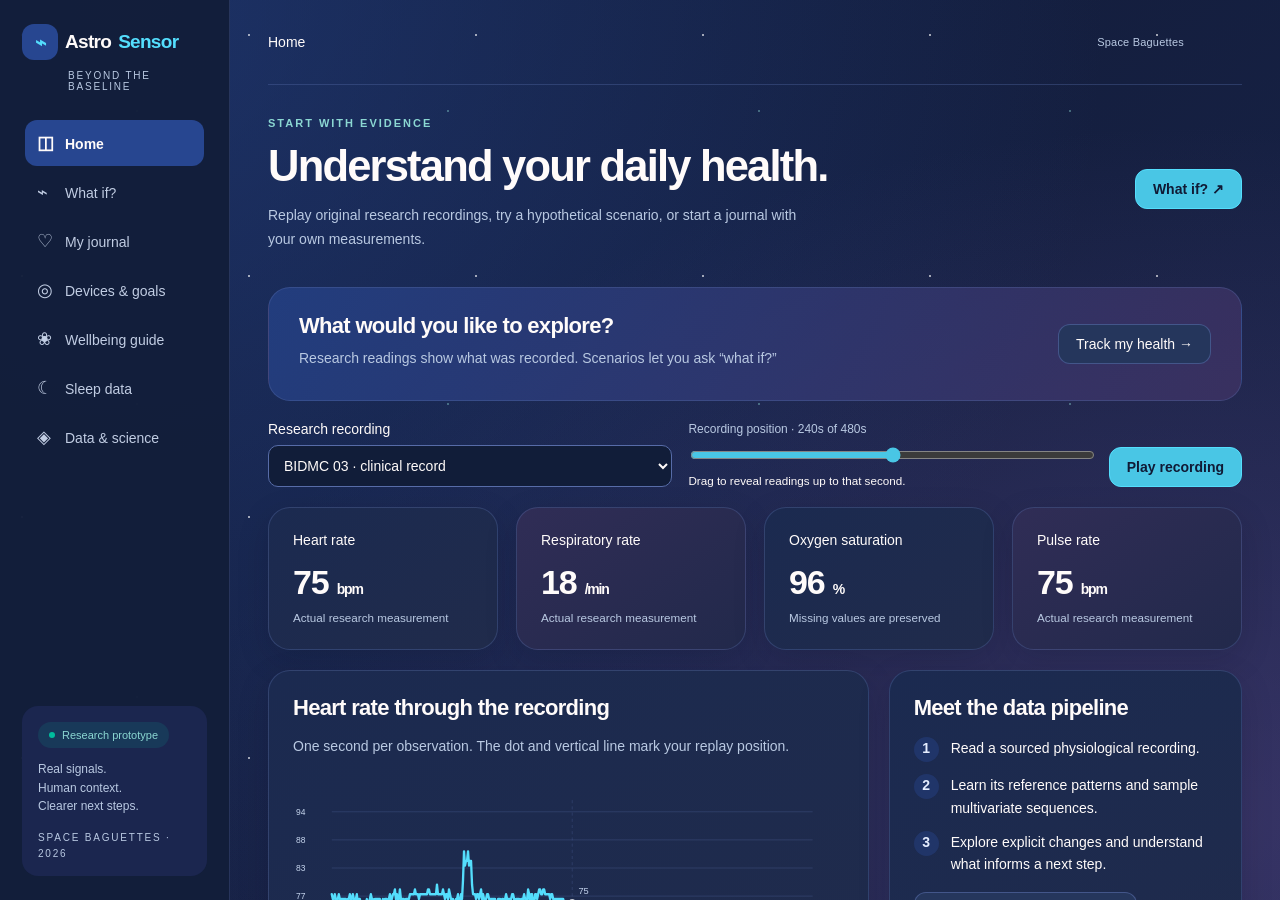
<file: index.html>
<!doctype html><html lang="en"><head><meta charset="utf-8"><meta name="viewport" content="width=device-width,initial-scale=1"><meta http-equiv="refresh" content="0;url=astra-pulse/index.html"><title>ASTRA-PULSE</title></head><body><a href="astra-pulse/index.html">Open ASTRA-PULSE</a></body></html>
</file>
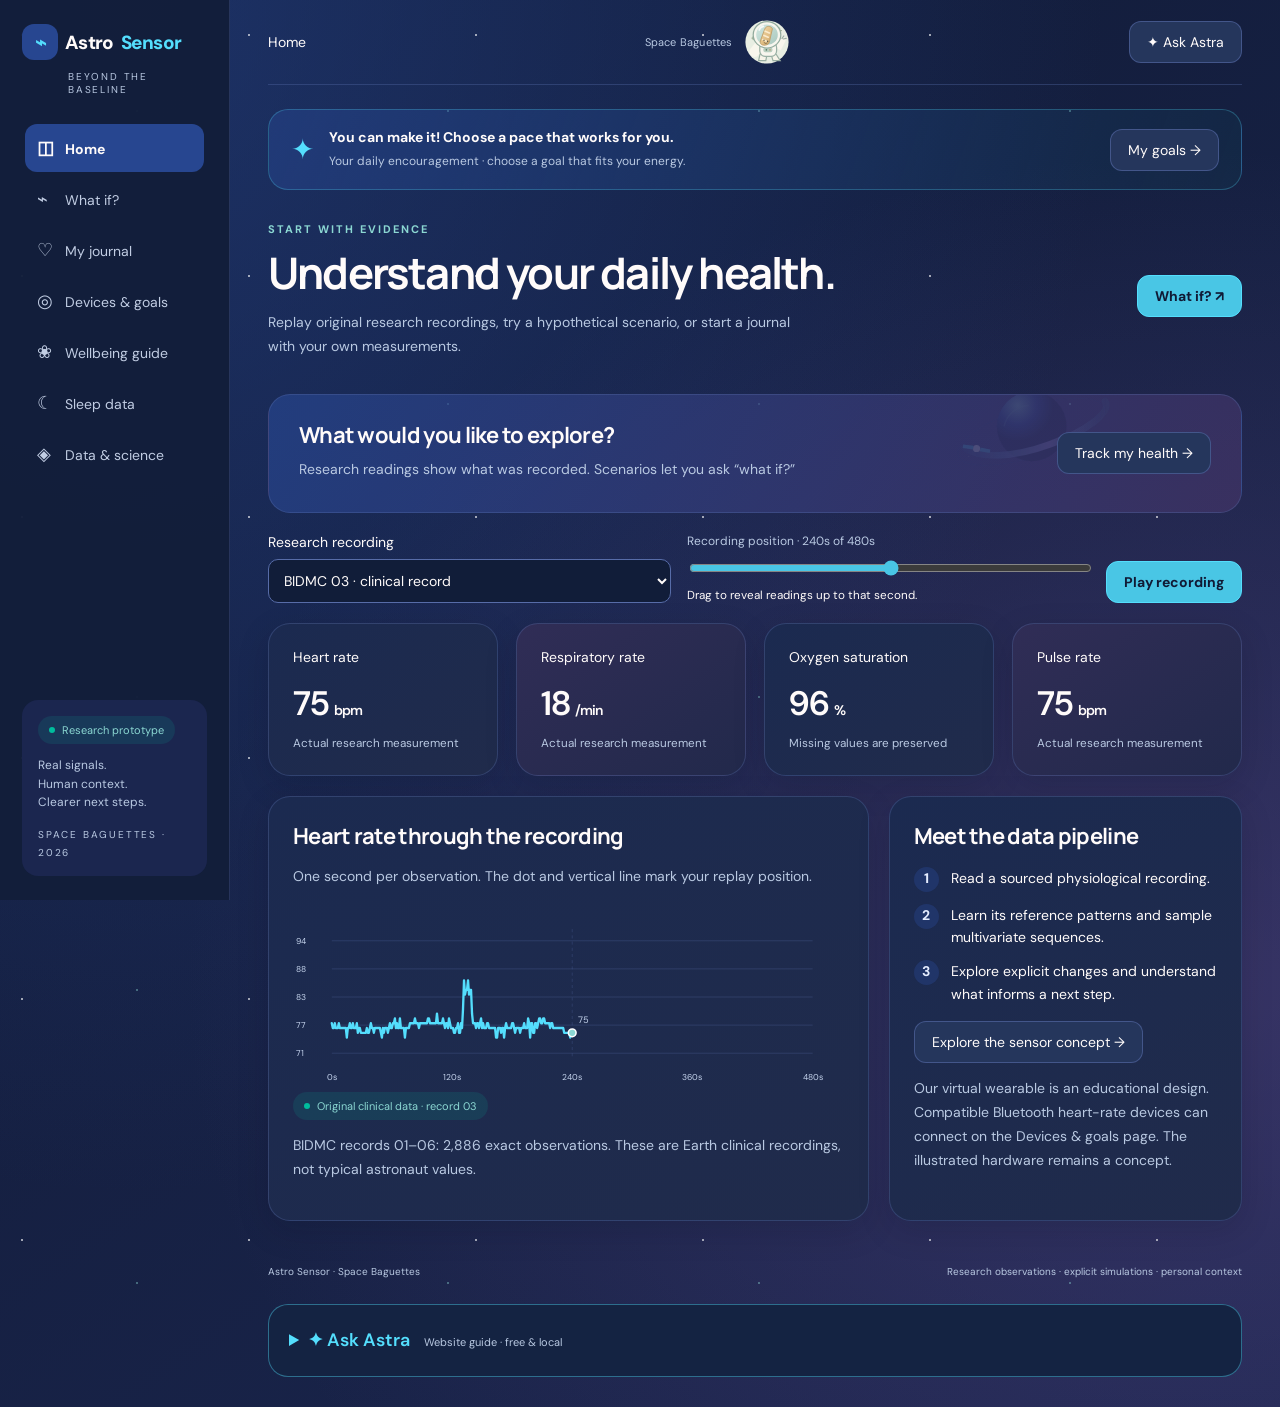
<file: astra-pulse/index.html>
<!doctype html><html lang="en"><head><meta charset="UTF-8"><meta name="viewport" content="width=device-width,initial-scale=1"><meta name="description" content="Explore real health recordings, interactive scenarios, your personal journal and a 3D wearable concept."><title>Astro Sensor · Crew health, understood</title><link rel="stylesheet" href="style.css?v=20261025-advanced4"><link rel="stylesheet" href="experience.css?v=20261025-advanced4"><link rel="stylesheet" href="cuff-model.css?v=20261025-advanced4"><link rel="stylesheet" href="astro.css?v=20261025-advanced4"></head><body><div id="app"></div><script src="research-data.js?v=20261025-advanced4"></script><script src="sleep-data.js?v=20261025-advanced4"></script><script src="health-engine.js?v=20261025-advanced4"></script><script src="cuff-model.js?v=20261025-advanced4"></script><script src="sleep-model.js?v=20261025-advanced4"></script><script src="experience.js?v=20261025-advanced4"></script><script src="astro.js?v=20261025-advanced4"></script><script src="pulse.js?v=20261025-advanced4"></script></body></html>
</file>
<file: astra-pulse/style.css>
@import url('https://fonts.googleapis.com/css2?family=DM+Sans:wght@400;500;600;700&family=Manrope:wght@400;500;600;700;800&display=swap');
:root{--ink:#282b3b;--muted:#666c8c;--green:#41486c;--line:#e3e1ea;--bg:#f3f2f7}*{box-sizing:border-box}body{margin:0;background:var(--bg);color:var(--ink);font:14px 'DM Sans',sans-serif}button,input,select{font:inherit}button,a,input,select{accent-color:var(--green)}button{cursor:pointer}button:focus-visible,a:focus-visible,input:focus-visible,select:focus-visible{outline:3px solid #b497df;outline-offset:3px}button{border:1px solid var(--line);border-radius:12px;padding:11px 17px;background:white;color:var(--ink)}button.primary{background:var(--green);color:white;border-color:var(--green)}a{color:var(--green)}h1,h2,h3{font-family:Manrope,sans-serif}h1{font-size:42px;line-height:1.17;letter-spacing:-1.8px;margin:12px 0}h2{font-size:22px;letter-spacing:-.7px;margin:0 0 8px}h3{font-size:15px;margin:0 0 10px}p{line-height:1.7;color:var(--muted)}.shell{display:grid;grid-template-columns:230px 1fr;min-height:100vh}.sidebar{background:#fff;border-right:1px solid var(--line);padding:32px 22px;position:sticky;top:0;height:100vh;display:flex;flex-direction:column}.logo{font-weight:800;font-size:19px;letter-spacing:-.7px;display:flex;align-items:center;gap:10px}.logo i{background:#dfdceb;width:36px;height:36px;display:grid;place-items:center;border-radius:12px;font-style:normal;color:var(--green)}.tiny{font-size:10px;text-transform:uppercase;letter-spacing:1.8px;color:var(--muted)}.sidebar nav{margin-top:45px;display:grid;gap:8px}.sidebar nav button{text-align:left;border:none;background:transparent;color:var(--muted);padding:15px}.sidebar nav button.active{background:#ebe9f1;color:var(--green);font-weight:700}.sidebar nav span{display:inline-block;width:28px;font-size:18px}.sidefoot{margin-top:auto;background:#efeef5;padding:18px;border-radius:16px}.sidefoot p{font-size:12px}.main{padding:0 38px 30px;max-width:1550px;width:100%;margin:auto}.topbar{height:83px;display:flex;align-items:center;justify-content:space-between;border-bottom:1px solid var(--line);gap:12px}.badge{display:inline-flex;align-items:center;gap:7px;border-radius:30px;font-size:11px;padding:7px 11px;background:#e9e7ef;color:var(--green)}.badge:before{content:'';width:6px;height:6px;background:#6e7599;border-radius:50%}.avatar{display:inline-grid;place-items:center;width:36px;height:36px;background:#e9e0f3;border-radius:50%;font-weight:600}.hero{display:flex;justify-content:space-between;align-items:center;padding:33px 0 25px;gap:20px}.hero p{margin:10px 0;max-width:550px}.hero-actions{display:flex;gap:9px}.grid{display:grid;gap:18px}.stats{grid-template-columns:repeat(4,1fr);margin:20px 0}.card{border:1px solid var(--line);border-radius:22px;padding:24px;background:#fff;min-width:0}.stat{background:var(--tint,#fff)}.stat .value{font-size:34px;font-weight:600;letter-spacing:-1.2px;margin:15px 0 7px}.stat small{color:var(--muted)}.row{display:grid;grid-template-columns:1.7fr 1fr;gap:20px;margin-bottom:20px}.cardhead{display:flex;justify-content:space-between;align-items:center;gap:10px}.chart{width:100%;height:auto;display:block}.legend{display:flex;gap:18px;color:var(--muted);font-size:11px;margin-top:10px}.dot{display:inline-block;width:8px;height:8px;background:#6c7395;border-radius:50%;margin-right:5px}.notice{background:#f5eee2;border:1px solid #e7d8bd;border-radius:15px;padding:16px;margin:18px 0;line-height:1.7}.notice strong{display:block}.steps{display:grid;gap:12px;margin:16px 0}.step{display:flex;gap:12px;line-height:1.6}.step b{width:25px;height:25px;flex-shrink:0;background:#e6e4ee;border-radius:50%;text-align:center}.controls{display:flex;flex-wrap:wrap;gap:16px;align-items:end;margin-bottom:18px}.control{display:grid;gap:8px;flex:1;min-width:140px}.control label{font-size:12px;color:var(--muted)}select{width:100%;padding:11px;border:1px solid var(--line);border-radius:10px;background:white;color:var(--ink)}input[type=range]{width:100%}.metriclabel{display:flex;justify-content:space-between}.mission{background:#e9e8ee;overflow:hidden;position:relative;min-height:300px}.space{height:240px;perspective:800px;display:grid;place-items:center;touch-action:none;cursor:grab;background:radial-gradient(ellipse at 50% 60%,#f3f1e4,transparent 60%)}.craft{width:240px;height:130px;position:relative;transform-style:preserve-3d;transform:rotateX(-18deg) rotateY(-28deg);transition:transform .08s}.body{position:absolute;inset:15px 30px;background:linear-gradient(110deg,#fff,#d8d6e1);border-radius:55px;border:2px solid #c1bdcf;box-shadow:inset 0 -18px 20px #b4b0c577;transform:translateZ(30px)}.window{position:absolute;left:72px;top:40px;width:90px;height:45px;border:7px solid #a7a2bb;border-radius:28px;background:linear-gradient(150deg,#729eab,#d0d4e9);transform:translateZ(34px)}.panel{position:absolute;width:90px;height:140px;top:-5px;background:repeating-linear-gradient(0deg,transparent 0 22px,#afbdc9 23px 24px),repeating-linear-gradient(90deg,#829aa9 0 20px,#bfd0da 21px 23px);border:4px solid #b3c4cf;border-radius:6px;transform:translateZ(-5px)}.panel.left{left:-64px}.panel.right{right:-64px}.ring{position:absolute;width:130px;height:180px;left:55px;top:-25px;border:13px solid #c9c6d6;border-radius:50%;transform:rotateY(90deg);background:#e6e3f233}.model-label{position:absolute;bottom:16px;left:22px;font-size:11px;color:var(--muted)}.bottomgrid{grid-template-columns:repeat(3,1fr)}.featureicon{font-size:24px;background:#f0eee5;display:inline-grid;place-items:center;width:44px;height:44px;border-radius:14px;margin-bottom:15px}.realmgrid{grid-template-columns:repeat(3,1fr)}.realm{background:var(--tint);min-height:210px}.realm p{color:#4d526a}.realm button{background:#ffffff88}.eyebrow{color:var(--green);font-size:11px;letter-spacing:2px;text-transform:uppercase;font-weight:700}.banner{padding:25px 30px;border-radius:22px;background:#e2e0eb;display:flex;justify-content:space-between;align-items:center;gap:20px;margin-bottom:20px}.banner p{margin:5px 0}.tablewrap{overflow:auto}table{width:100%;border-collapse:collapse;font-size:12px}td,th{text-align:left;padding:14px 8px;border-bottom:1px solid var(--line)}th{color:var(--muted);font-weight:500}footer{display:flex;justify-content:space-between;color:var(--muted);font-size:10px;padding:24px 0 0;gap:20px}.checkin{display:flex;gap:10px;flex-wrap:wrap}.checkin button.selected{background:#dfdceb;border-color:#7d769b}.statusline{min-height:24px;font-size:12px;color:var(--green)}.breath{width:110px;height:110px;border-radius:50%;background:#dad7e7;margin:20px auto;display:grid;place-items:center}.breath.running{animation:breathe 10s ease-in-out infinite}@keyframes breathe{0%,100%{transform:scale(.8)}40%,60%{transform:scale(1.15)}}@media(min-width:1450px){.main{padding-left:55px;padding-right:55px}}@media(max-width:1100px){.shell{grid-template-columns:185px 1fr}.sidebar{padding:25px 12px}.main{padding:0 22px 25px}.stats{grid-template-columns:repeat(2,1fr)}.row{grid-template-columns:1fr}.realmgrid{grid-template-columns:repeat(2,1fr)}h1{font-size:34px}.hero{align-items:start}}@media(max-width:700px){.shell{display:block}.sidebar{position:static;height:auto;padding:15px}.sidebar nav{display:flex;overflow:auto;margin-top:15px;gap:4px}.sidebar nav button{white-space:nowrap;padding:11px}.sidebar nav span{width:20px}.sidefoot{display:none}.main{padding:0 15px 20px}.hero{display:block;padding-top:25px}.hero-actions{margin-top:15px}.topbar{height:65px}.stats{gap:10px}.card{padding:18px}.stat .value{font-size:28px}.bottomgrid,.realmgrid{grid-template-columns:1fr}.banner{display:block}.badge{font-size:10px}h1{font-size:32px}.cardhead{flex-wrap:wrap}}@media(prefers-reduced-motion:reduce){*{animation:none!important;transition:none!important}}
</file>
<file: astra-pulse/experience.css>
.preset-grid{display:flex;flex-wrap:wrap;gap:10px;margin-bottom:24px}.selected{background:#dfdceb!important;border-color:#827a9f!important;color:#323858!important}.health-inputs{display:grid;grid-template-columns:1fr 1fr;gap:22px 16px}.health-inputs .control{min-width:0}.health-inputs small{line-height:1.5;color:#6d7495;font-size:11px}.health-inputs .metriclabel{flex-wrap:wrap;gap:8px}.health-inputs strong{color:#41486c}.control input[type=number],.control input[type=date],.control textarea{background:#f8f7fa;border:1px solid #dad8e3;border-radius:10px;padding:12px;width:100%;color:var(--ink)}textarea{resize:vertical;min-height:75px}.toggle{display:flex;gap:10px;align-items:center;margin-top:22px;color:var(--ink)}.scenario-layout{grid-template-columns:1fr 1.35fr}.score-number{font-size:48px;letter-spacing:-2px;color:#41486c;font-weight:700}.score-number small{font-size:14px;color:var(--muted);letter-spacing:0;margin-left:6px}.score-parts{display:grid;grid-template-columns:1fr 1fr;gap:18px}.score-parts small{font-size:10px;color:var(--muted);display:block;margin-top:6px}.meter{height:6px;background:#eae9f0;border-radius:8px;margin-top:9px;overflow:hidden}.meter i{height:100%;display:block;background:#9b95b3;border-radius:8px}.mini-stats{display:grid;grid-template-columns:repeat(4,1fr);gap:10px;margin-top:20px}.mini-stats>div{padding:13px 8px;background:#efeef4;border-radius:13px;text-align:center}.mini-stats small{font-size:10px;color:var(--muted)}.mini-stats strong{display:block;font-size:18px;margin-top:8px}.mini-stats strong small{font-weight:400}details{line-height:1.7}summary{cursor:pointer;color:#41486c;font-weight:600}#form-status{color:#41486c;font-size:12px;line-height:1.6;margin-top:15px}.wearable-card{background:#e9e8ee}.wearable-stage{position:relative}.wearable-stage .space{height:340px;background:radial-gradient(ellipse,#faf5e7,transparent 65%)}.wrist-model{position:relative;width:285px;height:220px;transform-style:preserve-3d}.wrist{position:absolute;left:0;top:67px;width:285px;height:105px;background:linear-gradient(180deg,#ead6c1,#d3b69b);border-radius:65px;border:1px solid #c4a58c;transform:translateZ(-15px);box-shadow:inset 0 -15px 25px #b9947666}.watch-band{position:absolute;left:105px;top:32px;width:75px;height:178px;background:repeating-linear-gradient(0deg,#80799e 0 8px,#776f97 9px 10px);border:2px solid #6b6389;border-radius:30px;transform:translateZ(16px);box-shadow:0 12px 12px #37314d26}.watch-case{position:absolute;left:79px;top:48px;width:127px;height:143px;transform:translateZ(37px);background:linear-gradient(145deg,#f0eee1,#b1adc3);border:3px solid #b2adc4;border-radius:32px;box-shadow:6px 10px 0 #a5a0ba,12px 17px 18px #494e6533;transform-style:preserve-3d}.watch-screen{position:absolute;inset:9px;border-radius:24px;background:linear-gradient(140deg,#33384f,#21263c);padding:14px 10px;color:#dad6e9;transform:translateZ(5px)}.watch-screen>small{font-size:7px;letter-spacing:1px;display:block;text-align:center}.watch-screen>strong{display:block;margin-top:16px;font-size:29px;text-align:center}.watch-screen strong span{font-size:10px;font-weight:400}.watch-screen svg{width:100%;margin-top:8px}.sensor-dot{position:absolute;z-index:3;border:2px solid white;width:27px;height:27px;padding:0;border-radius:50%;background:#a7a0c5;color:#393158;box-shadow:0 0 0 5px #d7d3e688;animation:sensorPulse 2.3s ease-in-out infinite;transform:translateZ(13px);font-size:14px}.sensor-dot.ppg{left:-13px;top:50px}.sensor-dot.oxygen{right:-13px;top:65px;background:#c7b0de}.sensor-dot.eda{left:26px;bottom:-12px;background:#e5c699}.sensor-dot.motion{right:-8px;top:12px;background:#a8c8d5}.sensor-dot.temp{left:9px;top:-13px;background:#e2b4b5}.sensor-dot.active{box-shadow:0 0 0 7px #b3abd288;background:#d5cfed}.sensor-arrows{display:grid;grid-template-columns:1fr 1fr;gap:10px}.sensor-arrow{text-align:left;display:flex;align-items:center;gap:8px;font-size:12px;position:relative;background:#ffffffbb}.sensor-arrow span{font-size:18px}.sensor-arrow i{margin-left:auto;font-style:normal;font-size:18px;color:#797199}.sensor-arrow:before{content:'→';color:#8982a5;font-size:20px}.wearable-card .controls{margin-top:20px}.wearable-card p{font-size:11px}.dialog-close{position:absolute;top:15px;right:15px;padding:5px 12px;font-size:20px}dialog{border:1px solid var(--line);border-radius:25px;padding:34px;max-width:560px;width:calc(100% - 35px);color:var(--ink);box-shadow:0 25px 100px #20253f44}dialog::backdrop{background:#23283e70;backdrop-filter:blur(5px)}dialog h2{padding-right:25px}@keyframes sensorPulse{50%{box-shadow:0 0 0 9px #bdb6d755}}@media(max-width:1200px){.scenario-layout{grid-template-columns:1fr}.wearable-stage .space{height:300px}}@media(max-width:700px){.health-inputs,.score-parts{grid-template-columns:1fr}.mini-stats{grid-template-columns:repeat(2,1fr)}.sensor-arrows{grid-template-columns:1fr}.preset-grid button{font-size:12px;padding:10px}.score-number{font-size:38px}.wrist-model{width:270px}.health-inputs{gap:17px}}
 .sensor-leaders{position:absolute;left:-100px;top:-85px;width:340px;height:340px;overflow:visible;transform:translateZ(13px);pointer-events:none}.sensor-leaders g{pointer-events:all;cursor:pointer}.sensor-leaders g>path{stroke:#9089aa;stroke-width:1.5;fill:none}.sensor-leaders text{font-family:'DM Sans',sans-serif;font-size:10px;fill:#5b5575;font-weight:600}.sensor-leaders g:focus-visible{outline:2px solid #a18abc}.sensor-leaders g:hover>path{stroke:#41486c;stroke-width:3}.sensor-leaders g:hover text{fill:#292f4c}
/* Keep the footer card visible; only navigation scrolls on shorter screens. */
@media (min-width:701px){
 .sidebar{height:100dvh;min-height:0;padding:24px 22px;overflow:hidden}
 .sidebar>.logo,.sidebar>.tiny{flex-shrink:0}
 .sidebar nav{flex:1 1 auto;min-height:0;margin-top:28px;overflow-y:auto;align-content:start;scrollbar-width:thin;padding:3px}
 .sidebar nav button{flex-shrink:0}
 .sidefoot{flex:0 0 auto;margin-top:18px;padding:16px}
 .sidefoot p{margin:12px 0;line-height:1.55}
}
@media (min-width:701px) and (max-width:1100px){.sidebar{padding:20px 12px}}
@media (min-width:701px) and (min-height:601px) and (max-height:800px){
 .sidebar nav{margin-top:20px;gap:4px}
 .sidebar nav button{padding:10px}
 .sidefoot{padding:14px;margin-top:12px}
 .sidefoot p{margin:8px 0;font-size:11px}
 .sidefoot .tiny{font-size:9px;letter-spacing:1px}
}
@media (min-width:701px) and (max-height:600px){
 .sidebar{padding-top:16px;padding-bottom:16px}
 .sidebar nav{margin-top:16px;gap:4px}
 .sidebar nav button{padding:11px}
 .sidefoot{padding:12px;margin-top:12px}
 .sidefoot p{margin:8px 0;font-size:11px}
 .sidefoot .tiny{font-size:9px;letter-spacing:1px}
}
 .team-mascot{display:flex;align-items:center;gap:10px;flex-shrink:0;color:#6d658c;font-size:11px;letter-spacing:.2px}.team-mascot img{display:block;width:48px;height:48px}.external-cuff-model{position:absolute;left:245px;top:130px;width:96px;height:72px;padding:0;background:none;border:none;border-radius:18px;transform:translateZ(13px);transform-style:preserve-3d;box-shadow:none}.cuff-arm{position:absolute;left:0;top:13px;width:93px;height:50px;border-radius:30px;background:linear-gradient(#e8d2b9,#c8a789);box-shadow:inset 0 -8px 10px #b9957733}.cuff-wrap{position:absolute;left:20px;top:5px;width:58px;height:61px;border-radius:13px;background:linear-gradient(120deg,#91a8b2,#b8cbd0);border:2px solid #7a939e;box-shadow:4px 4px 0 #718b9533}.cuff-display{position:absolute;left:29px;top:13px;width:42px;height:40px;border-radius:6px;background:#ebe9f5;display:flex;flex-direction:column;align-items:center;justify-content:center;color:#484d66;transform:translateZ(7px)}.cuff-display small{font-size:5px;line-height:1.5}.cuff-display strong{font-size:8px;line-height:1.8}.cuff-port{position:absolute;left:72px;top:40px;width:15px;height:24px;border-right:3px solid #718e99;border-bottom:3px solid #718e99;border-radius:0 0 12px 0}.external-cuff-model:hover .cuff-wrap,.external-cuff-model.selected .cuff-wrap{border-color:#52597e;box-shadow:0 0 0 5px #c3bddc88}.external-cuff-model:focus-visible{outline:3px solid #ac93c5;outline-offset:5px}@media(max-width:700px){.team-mascot{gap:4px}.team-mascot span{display:none}.team-mascot img{width:42px;height:42px}.external-cuff-model{left:227px;transform:translateZ(13px) scale(.85)}}
 .sensor-leaders g{pointer-events:bounding-box}
@media(max-width:700px){.wearable-stage .space{overflow:clip}.wearable-stage .wrist-model{width:340px;zoom:.85}}
.cuff-accessory{display:block;width:100%;margin:12px 0 20px;padding:16px 18px;background:#f4f3f9;border:1px solid #d8d5e2;border-radius:20px;text-align:left;transition:background .15s,border-color .15s}.cuff-accessory:hover{background:#fff;border-color:#958fae}.cuff-accessory.selected{background:#ebe9f5!important}.cuff-accessory img{display:block;width:100%;height:auto;margin:12px 0 4px}.cuff-accessory>small{display:block;text-align:center;color:#7e779c;font-size:10px;line-height:1.5}.cuff-caption{display:flex;justify-content:space-between;align-items:center;gap:12px;color:#615a7c;font-size:11px}.cuff-caption .eyebrow{font-size:9px;letter-spacing:1.4px}@media(max-width:700px){.cuff-accessory{padding:13px 10px}.cuff-caption{align-items:start;flex-direction:column;gap:7px}.wearable-stage .wrist-model{width:285px;zoom:.85}}
/* Quiet space backdrop: static stars keep charts and reading distraction-free. */
body {
  background-color: #e7eafb;
  background-image:
    radial-gradient(circle at 22px 35px, #ffffffcc 0 1px, transparent 1.6px),
    radial-gradient(circle at 137px 111px, #6c79b83b 0 .7px, transparent 1.3px),
    radial-gradient(circle at 71px 173px, #ffffffb8 0 .8px, transparent 1.5px),
    radial-gradient(ellipse at 12% 15%, #d8eafa 0%, transparent 55%),
    radial-gradient(ellipse at 90% 65%, #ded5f4 0%, transparent 60%),
    linear-gradient(145deg, #eff3ff, #e5e7fa 50%, #eae1f5);
  background-size: 227px 241px, 311px 293px, 379px 337px, 100% 100%, 100% 100%, 100% 100%;
}
.sidebar { background: #fafafff2; border-right-color: #dcdff0; }
.topbar { border-bottom-color: #cdd3e7; }
.sidefoot { background: #eeedf8; }
.banner { background: #e4e7f5; }
.card { box-shadow: 0 6px 24px #55619a08; }
</file>
<file: astra-pulse/cuff-model.css>
.cuff-3d{background:#ebe9f2;text-align:left;cursor:default;padding:18px 20px;border:1px solid #d5d2e1}.cuff-space{height:228px;display:grid;place-items:center;perspective:850px;touch-action:none;cursor:grab;background:radial-gradient(ellipse,#f9f6e8,transparent 65%);overflow:clip;border-radius:14px}.cuff-rig{width:420px;height:180px;position:relative;transform-style:preserve-3d}.cuff-upper-arm{position:absolute;left:10px;top:60px;width:235px;height:80px;background:linear-gradient(#ead8c1,#d3b698);border:1px solid #c7ab8f;border-radius:44px;box-shadow:inset 0 -12px 20px #b6957526;transform:translateZ(-14px)}.cuff-fabric{position:absolute;left:82px;top:47px;width:94px;height:102px;border:2px solid #716992;background:linear-gradient(105deg,#a6a0bb,#827a9f 50%,#5f6583);border-radius:18px 20px 20px 18px;box-shadow:5px 7px 0 #646a8a66,inset 6px 0 15px #d8d5e466;transform:translateZ(13px);transform-style:preserve-3d}.cuff-seam{position:absolute;inset:9px;border:1px dashed #d3cfe180;border-radius:12px;pointer-events:none}.cuff-fastener{position:absolute;left:11px;right:11px;top:42px;height:22px;border-radius:4px;background:linear-gradient(#6f678e,#4d536e);border:1px solid #5c5676}.cuff-air-tube{position:absolute;inset:0;width:420px;height:180px;transform:translateZ(4px);pointer-events:none}.cuff-monitor{position:absolute;left:288px;top:43px;width:122px;height:111px;border-radius:25px;background:linear-gradient(135deg,#fcfbf2,#d6d4e0);border:2px solid #ada9c0;box-shadow:5px 8px 0 #aba6be,10px 16px 20px #534d6a21;transform:translateZ(27px);transform-style:preserve-3d}.cuff-monitor-screen{position:absolute;left:12px;right:12px;top:13px;height:65px;border-radius:14px;background:linear-gradient(135deg,#33384f,#21263c);color:#dad6e9;display:flex;flex-direction:column;align-items:center;justify-content:center;gap:5px;transform:translateZ(5px);text-align:center;box-shadow:inset 0 1px 3px #181d3755}.monitor-label{font-size:6px;letter-spacing:.8px;line-height:1}.cuff-monitor-screen strong{font-size:19px;font-weight:600;line-height:1;white-space:nowrap;font-variant-numeric:tabular-nums;letter-spacing:-.5px}.cuff-monitor-screen strong span{font-size:12px;color:#afa9c6;font-weight:400;vertical-align:2px}.monitor-unit{font-size:7px;line-height:1;color:#afa9c6}.monitor-power{position:absolute;bottom:9px;left:calc(50% - 9px);width:18px;height:18px;background:#8c86a7;border:1px solid #7a7299;border-radius:50%;display:grid;place-items:center;color:#f1eff8;font-size:11px}.cuff-hotspot{position:absolute;right:-13px;top:23px;width:28px;height:28px;border:2px solid #fff;border-radius:50%;background:#a8a0c7;color:#443b67;padding:0;font-size:15px;box-shadow:0 0 0 5px #cec8e488;animation:sensorPulse 2.3s ease-in-out infinite;transform:translateZ(14px);z-index:3}.cuff-floating-label{position:absolute;left:193px;top:2px;padding:6px 9px;background:#f1eff8bb;border:1px solid #d5d1e3;border-radius:9px;color:#5f587b;font-size:10px;transform:translateZ(28px);z-index:4}.cuff-floating-arrow{position:absolute;inset:0;width:420px;height:180px;transform:translateZ(28px);pointer-events:none}.cuff-model-controls{display:flex;align-items:center;justify-content:space-between;gap:12px;margin:4px 0 14px}.cuff-model-controls button{font-size:11px;padding:8px 12px}.cuff-model-controls span{font-size:10px;color:#7a7399}.cuff-3d>small{display:block;font-size:10px;line-height:1.6;color:#7e769c;text-align:center}.cuff-3d:hover{background:#ebe9f2;border-color:#d5d2e1}@media(max-width:700px){.cuff-3d{padding:15px 10px}.cuff-rig{zoom:.72}.cuff-space{height:190px}.cuff-model-controls{align-items:flex-start;flex-direction:column;gap:9px}}
</file>
<file: astra-pulse/astro.css>
/* Astro Sensor: deep-space surfaces with restrained cyan and violet accents. */
:root{color-scheme:dark;--ink:#fffbfa;--muted:#b9c9e2;--green:#54defd;--line:#576ca85c;--bg:#101a35}
body{background-color:#101a35;background-image:radial-gradient(circle at 22px 35px,#fff9 0 1px,transparent 1.5px),radial-gradient(circle at 137px 111px,#8bd7d266 0 .7px,transparent 1.3px),radial-gradient(ellipse at 10% 0,#27469088,transparent 60%),radial-gradient(ellipse at 95% 70%,#634b8d66,transparent 60%),linear-gradient(145deg,#101a35,#1b264f);background-size:227px 241px,311px 293px,100% 100%,100% 100%,100% 100%}
.sidebar{background:#131e3af7;border-color:#576ca84d}.logo{font-size:19px;gap:7px}.logo span{color:#54defd}.logo i,.featureicon{background:#274690;color:#54defd}.sidebar nav{gap:3px;margin-top:25px}.sidebar nav button{padding:12px;color:#c1cde3}.sidebar nav button.active{background:#274690;color:#fffbfa}.sidebar nav button:hover{background:#27469088}.sidefoot{background:#1b264f}.sidefoot .tiny,.tiny,.team-mascot{color:#b9c9e2}.badge{background:#00bd9d20;color:#8bd7d2}.badge:before{background:#00bd9d}.topbar{border-color:var(--line);flex-wrap:wrap;height:auto;min-height:85px;padding:15px 0;gap:12px}.main{max-width:1600px}.hero{padding-top:32px}h1{font-size:clamp(30px,3.4vw,46px)}h1,h2,h3{color:#fffbfa}p{color:var(--muted)}
.card,.stat,.realm{background:linear-gradient(145deg,#1b2a50,#202b4b);border:1px solid #576ca85c;box-shadow:0 10px 32px #050b1c26}.stat:nth-child(2n),.realm:nth-child(2n){background:linear-gradient(145deg,#302d56,#22294b)}.realm p{color:var(--muted)}.banner{background:linear-gradient(115deg,#274690aa,#443568aa);border:1px solid #576ca85c}.notice,.mini-stats>div,.steps .step b{background:#27469066;color:#e5edff}.notice strong{color:#54defd}.mini-stats small{color:#bed0ec}.meter{background:#576ca84d}.meter i{background:linear-gradient(90deg,#49c6e5,#00bd9d)}.score-number,.health-inputs strong,summary,#form-status,.sensor-arrow i{color:#54defd}.eyebrow{color:#8bd7d2}.selected,.checkin button.selected{background:#274690!important;color:#fffbfa!important;border-color:#54defd!important}
button{background:#25365c;border-color:#576ca899;color:#fffbfa;transition:background .15s}button:hover{background:#324b7b}button.primary{background:#49c6e5;color:#101a35;border-color:#54defd;font-weight:700}button.primary:hover{background:#8beaff}button:focus-visible,a:focus-visible,input:focus-visible,select:focus-visible,summary:focus-visible{outline:3px solid #54defd;outline-offset:4px}a{color:#54defd}.control input[type=number],.control input[type=date],.control input[type=text],.control textarea,select,input,textarea{background:#111d39;color:#fffbfa;border:1px solid #576ca8;border-radius:10px;padding:11px;max-width:100%}input[type=checkbox],input[type=range]{padding:0;accent-color:#49c6e5}.health-inputs small{color:#b9c9e2}.health-inputs input[type=number]{width:100%}th,footer{color:#b9c9e2}.chart text{fill:#c6d5ee}.chart line{stroke:#576ca85c}.chart path[stroke]{stroke:#54defd}.chart circle{fill:#8bd7d2}.chart rect{fill:#576ca822}.chart{overflow:visible}.breath{background:#274690;color:#54defd}dialog{background:#1b264f;color:#fffbfa;border-color:#576ca8}dialog::backdrop{background:#050b1bbd}.sensor-arrow{background:#25365c}.wearable-card,.cuff-3d,.cuff-3d:hover{background:#1b264f;border-color:#576ca8}.wearable-stage .space,.cuff-space{background:radial-gradient(ellipse,#576ca84d,transparent 70%)}.watch-band{background:repeating-linear-gradient(0deg,#576ca8 0 8px,#274690 9px 10px);border-color:#576ca8}.watch-case,.cuff-monitor{background:linear-gradient(145deg,#c7d3ee,#576ca8);border-color:#879dc6}.watch-screen,.cuff-monitor-screen{background:linear-gradient(135deg,#14254c,#0c172b);color:#54defd}.sensor-dot,.cuff-hotspot{background:#49c6e5;color:#101a35}.sensor-dot.oxygen{background:#b8a4f0}.sensor-dot.eda{background:#8bd7d2}.sensor-dot.motion{background:#54defd}.sensor-dot.temp{background:#c3b5ee}.sensor-leaders text{fill:#d2e5ff}.sensor-leaders path{stroke:#8bd7d2}.cuff-fabric{background:linear-gradient(105deg,#576ca8,#274690);border-color:#8294c6}.cuff-fastener{background:#1b264f;border-color:#576ca8}.cuff-floating-label{background:#1b264fe6;color:#bfeefa;border-color:#576ca8}.cuff-model-controls span,.cuff-3d>small{color:#b9c9e2}
.daily-support{display:flex;gap:15px;align-items:center;padding:18px 22px;margin-top:24px;border:1px solid #49c6e54d;border-radius:20px;background:linear-gradient(110deg,#27469080,#00bd9d0d)}.daily-support>span{font-size:28px;color:#54defd}.daily-support p{font-size:12px;margin:5px 0 0}.daily-support button{margin-left:auto;white-space:nowrap}.mode-control{display:flex;align-items:center;gap:8px;font-size:12px}.mode-control select{padding:6px}.pulse-helper{margin-top:26px;padding:20px;border:1px solid #54defd66;border-radius:20px;background:#142342}.pulse-helper summary{font-size:18px}.pulse-helper form{display:flex;gap:10px;flex-wrap:wrap}.pulse-helper label{width:100%}.pulse-helper input{flex:1;min-width:150px}.pulse-helper p{max-width:850px}.technical-section{margin-top:22px}body[data-mode=easy] .technical-section{display:none}.ear-layout{display:grid;grid-template-columns:1fr 1.4fr;gap:25px;margin-top:20px}.ear-space{position:relative;min-height:270px;display:grid;place-items:center;perspective:700px;touch-action:none;cursor:grab;border-radius:22px;background:radial-gradient(ellipse,#576ca860,transparent 70%)}.ear-space>small{position:absolute;bottom:12px;color:#b9c9e2;font-size:11px}.ear-device{width:145px;height:200px;position:relative;transform-style:preserve-3d;transform:rotateY(-25deg) rotateX(-10deg)}.ear-hook{position:absolute;inset:4px 18px 30px 0;border:17px solid #8bd7d2;border-bottom-color:transparent;border-radius:70px;transform:translateZ(-12px);box-shadow:inset 4px 2px 0 #fff5}.ear-pod{position:absolute;right:0;bottom:15px;width:65px;height:110px;border-radius:35px;background:linear-gradient(125deg,#e3edff,#576ca8);border:2px solid #a6bae6;box-shadow:8px 8px 0 #274690;transform:translateZ(15px);display:flex;flex-direction:column;align-items:center;justify-content:center;gap:16px}.ear-pod span{font-size:8px;letter-spacing:2px;color:#1b264f}.ear-pod button{padding:6px 10px;border-radius:50%;background:#00bd9d;color:#101a35}.scroll-reveal.revealed{animation:astroReveal .45s ease-out both}@keyframes astroReveal{from{opacity:.65;transform:translateY(8px)}to{opacity:1;transform:translateY(0)}}
@media(max-width:700px){.ear-layout{grid-template-columns:1fr}.daily-support{padding:15px;flex-wrap:wrap}.daily-support button{margin-left:0}.daily-support>div{flex:1;min-width:190px}.topbar .team-mascot{margin-left:auto}.mode-control{width:100%}.sidebar nav button{padding:11px}.logo{font-size:20px}}
@media(prefers-reduced-motion:reduce){.scroll-reveal.revealed{animation:none}}
.pulse-helper summary small{font-size:11px;color:var(--muted);font-weight:400;margin-left:10px}.pulse-history{display:grid;gap:12px;max-height:420px;overflow:auto;margin:18px 0;overscroll-behavior:contain}.pulse-message{padding:16px 18px;background:#1b2a50;border:1px solid #576ca866;border-radius:16px;max-width:95%}.pulse-message>strong{color:#8bd7d2;font-size:12px}.pulse-message p{margin:8px 0;white-space:pre-wrap}.pulse-message button{margin:5px 5px 0 0;font-size:12px}.pulse-message.pulse-user{margin-left:auto;background:#27469055}.pulse-suggestions{display:flex;gap:8px;flex-wrap:wrap}.pulse-suggestions button{font-size:12px;padding:8px 12px}.pulse-helper input:focus{outline:2px solid #54defd}.pulse-history:empty{display:none}
.hero-actions:empty{display:block;width:210px;min-width:170px;height:140px;background:url('orbit-scene.svg') center/contain no-repeat}.hero:has(.hero-actions:empty)>div:first-child{max-width:850px}.banner{position:relative;overflow:hidden}.banner:after{content:'';position:absolute;right:12%;top:-60px;width:190px;height:190px;background:url('orbit-scene.svg') center/contain no-repeat;opacity:.13;pointer-events:none}.banner>*{position:relative;z-index:1}@media(max-width:700px){.hero-actions:empty{width:100%;height:100px;margin-top:0;background-position:right center}.hero:has(.hero-actions:empty)>div:first-child{max-width:100%}}
</file>
